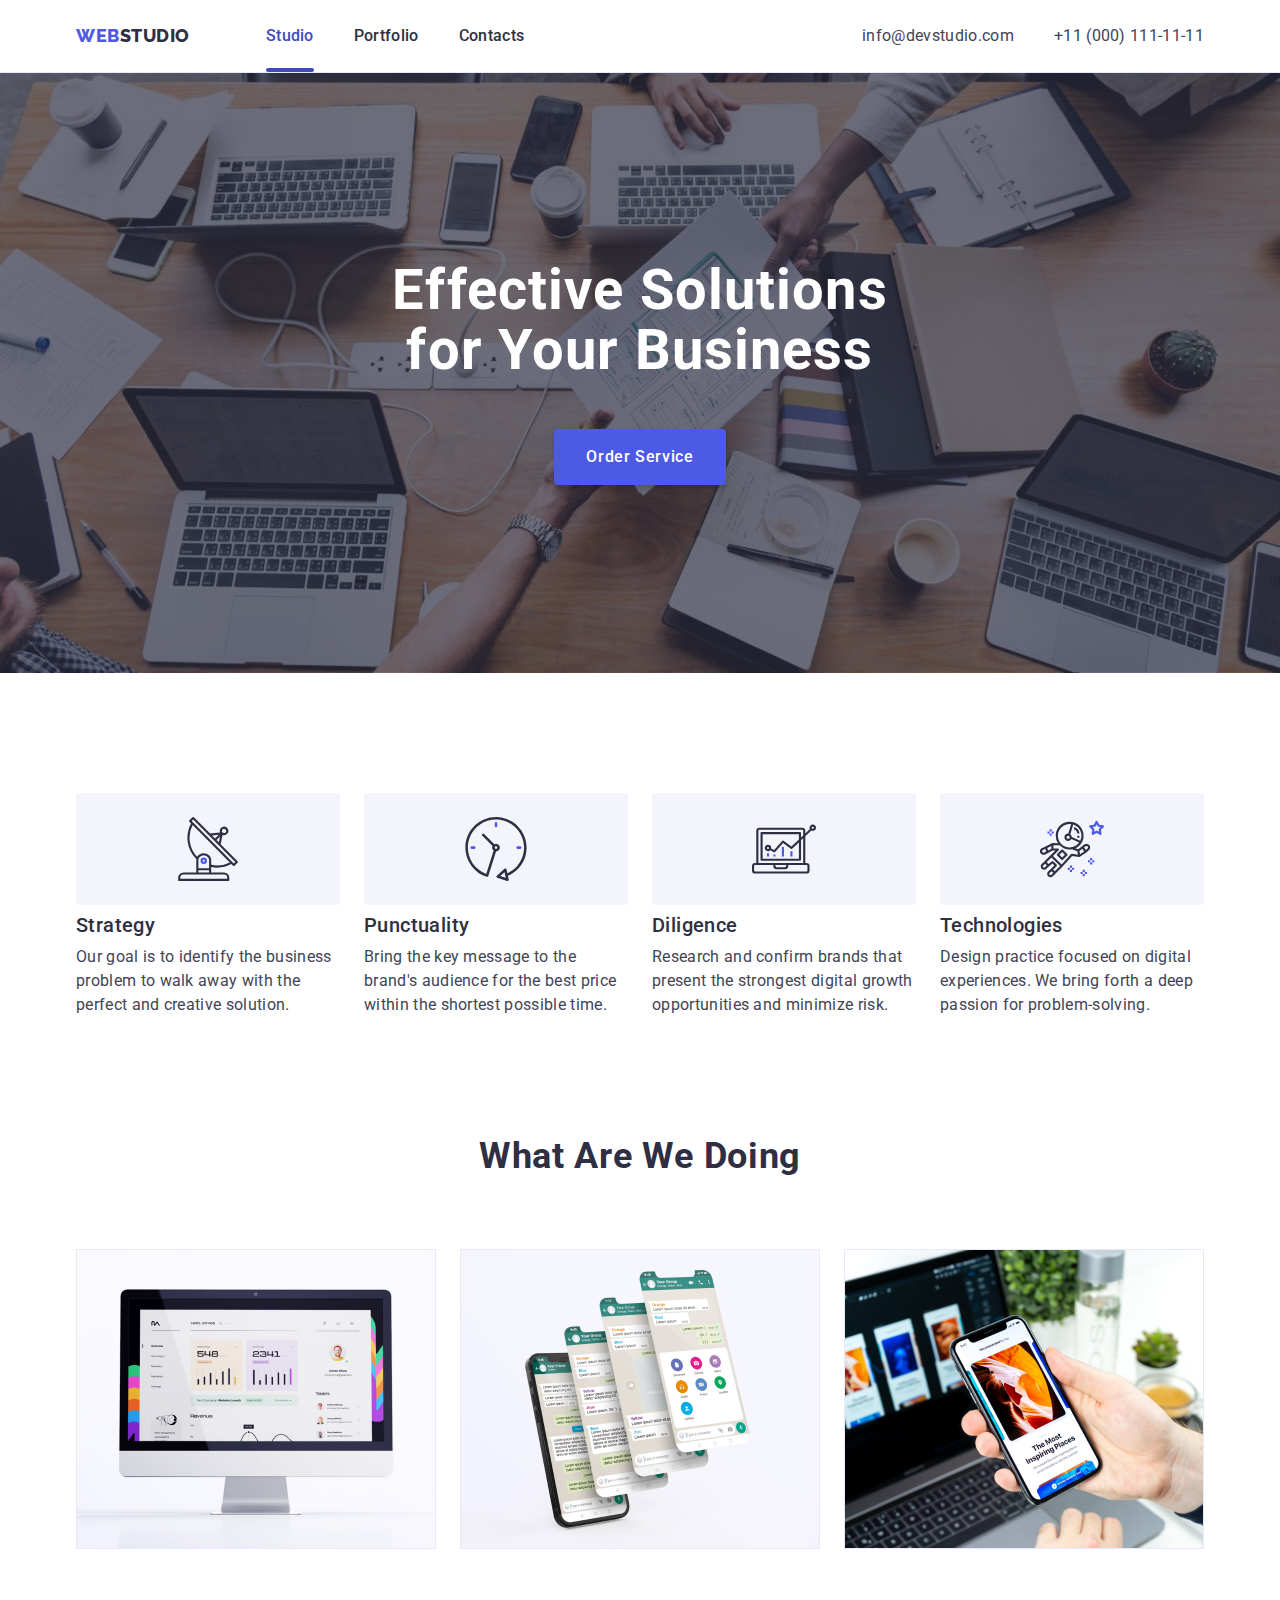
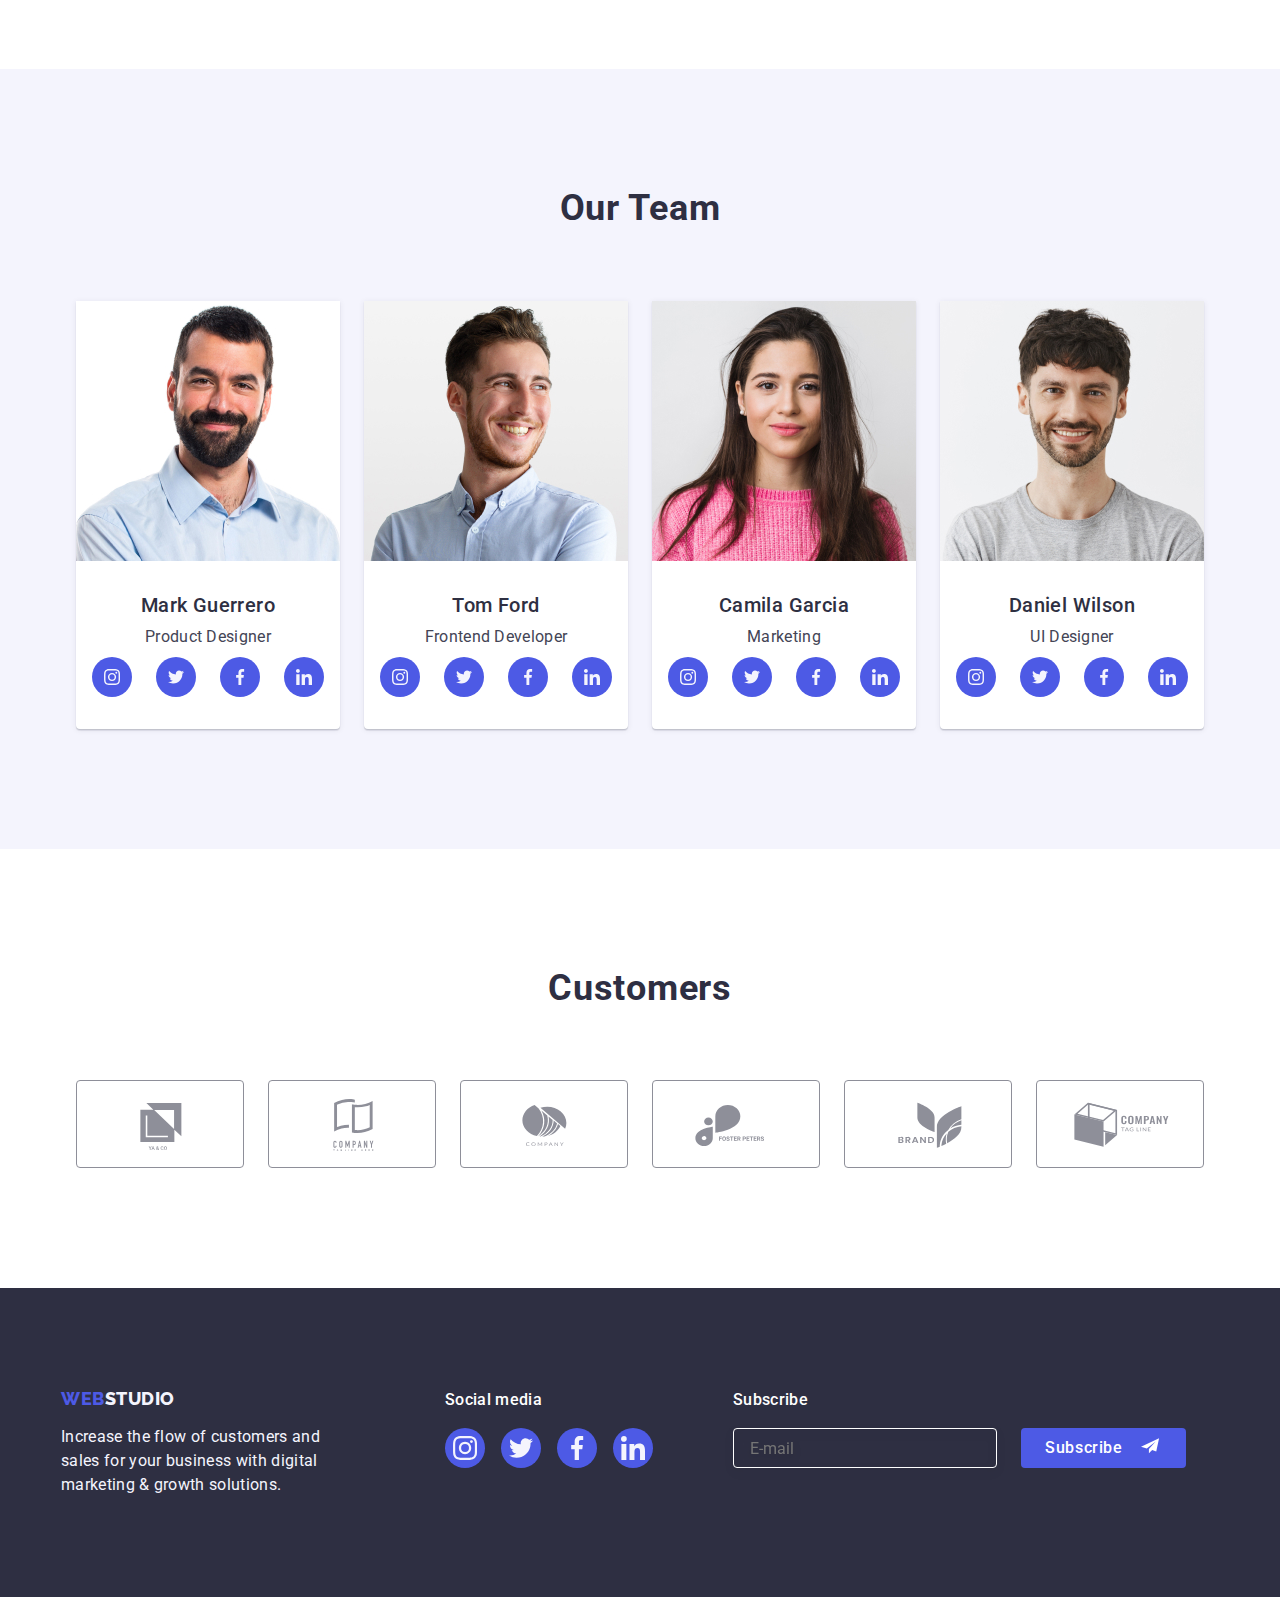
<file: index.html>
<!DOCTYPE html>
<html lang="en">
  <head>
    <meta charset="UTF-8" />
    <meta http-equiv="X-UA-Compatible" content="IE=edge" />
    <meta name="viewport" content="width=device-width, initial-scale=1.0" />
    <title>WebStudio</title>
    <link rel="stylesheet" href="https://cdn.jsdelivr.net/npm/modern-normalize@1.1.0/modern-normalize.min.css">
    <link rel="preconnect" href="https://fonts.googleapis.com">
    <link rel="preconnect" href="https://fonts.gstatic.com" crossorigin>
    <link href="https://fonts.googleapis.com/css2?family=Raleway:wght@800&family=Roboto:wght@400;500;700;900&display=swap" rel="stylesheet"> <link rel="stylesheet" href="css/styles.css">
  </head>
  <body>
    <header class="page-header">
      <div class="header-container container">
        <nav class="menu-nav">
          <a class="logo link" href="./index.html">Web<span class="logo-list">Studio</span></a>        
          <ul class="menu-list list menu-box">
            <li class="menu-item"><a class="menu-link current link" href="./index.html">Studio</a></li>
            <li class="menu-item"><a class="menu-link link" href="./portfolio.html">Portfolio</a></li>
            <li class="menu-item"><a class="menu-link link" href="">Contacts</a></li>
          </ul>
        </nav>
        <address class="page-address">
          <ul class="address-list list">
            <li class="address-item">
              <a class="address-link link" href="mailto:info@devstudio.com">info@devstudio.com</a>
            </li>
            <li class="address-item">
              <a class="address-link link" href="tel:+110001111111">+11 (000) 111-11-11</a>
            </li>
          </ul>
        </address>
      </div>
    </header>
    <main>
      <!--hero image-->
      <section class="hero-section">
        <div class="hero-container container">
          <h1 class="hero-title">Effective Solutions for Your Business</h1>
          <button class="hero-btn" type="button" data-modal-open>Order Service</button>
        </div>
      </section>
      <!--section 1-->
      <section class="advantages-section">
        <div class="section container">
         <h2 class="advantages-title visually-hidden">Advantages</h2>
           <ul class="advantages-list list box-contant">
           <li class="advantages-item">
            <div class="advantages-icon-container">
              <svg class="advantages-icon" width="64" height="64">
                <use href="./images/icon.svg#icon-antenna"></use>
              </svg>
            </div>
             <h3 class="advantages-subtitle">Strategy</h3>
             <p class="advantages-text">
              Our goal is to identify the business problem to walk away with the
              perfect and creative solution.
             </p>
           </li>
           <li class="advantages-item">
            <div class="advantages-icon-container">
              <svg class="advantages-icon" width="64" height="64">
                <use href="./images/icon.svg#icon-clock"></use>
              </svg>
            </div>
             <h3 class="advantages-subtitle">Punctuality</h3>
             <p class="advantages-text">
              Bring the key message to the brand's audience for the best price
              within the shortest possible time.
             </p>
           </li>
           <li class="advantages-item">
            <div class="advantages-icon-container">
              <svg class="advantages-icon" width="64" height="64">
                <use href="./images/icon.svg#icon-diagram"></use>
              </svg>
            </div>
             <h3 class="advantages-subtitle">Diligence</h3>
             <p class="advantages-text">
              Research and confirm brands that present the strongest digital
              growth opportunities and minimize risk.
             </p>
           </li>
           <li class="advantages-item">
            <div class="advantages-icon-container">
              <svg class="advantages-icon" width="64" height="64">
                <use href="./images/icon.svg#icon-astronaut"></use>
              </svg>
            </div>
             <h3 class="advantages-subtitle">Technologies</h3>
             <p class="advantages-text">
              Design practice focused on digital experiences. We bring forth a
              deep passion for problem-solving.
             </p>
           </li>
           </ul>
        </div>
      </section>
      <!--section 2-->
      <section class="sectiontwo">
        <div class="section container">
          <h2 class="title-sections">What are we doing</h2>
          <ul class="list sectiontwo-list">
            <li class="section-two-item">
              <img src="./images/img1.jpg" alt="img1" width="360" height="300"/>
            </li>
            <li class="section-two-item">
              <img src="./images/img2.jpg" alt="img2" width="360" height="300"/>
             </li>
            <li class="section-two-item">
              <img src="./images/img3.jpg" alt="img3" width="360" height="300"/>
            </li>
          </ul>
        </div>
      </section>
      <!--section 3-->
      <section class="team-sections">
       <div class="section container">
        <h2 class="title-sections">Our Team</h2>
        <ul class="team-list list box-contant">
          <li class="team-item">
            <img class="img-teem" src="./images/pf1.jpg" alt="Team Card Mark Guerrero" width="264" height="260"/>
            <div class="team-card">
              <h3 class="team-subtitle">Mark Guerrero</h3>
              <p class="team-text">Product Designer</p>
              <ul class="social-list list">
                <li class="social-item">
                  <a class="social-link link"
                  href=""
                  target="_blank"
                  rel="noopener noreferrer"
                  aria-label="Instagram icon">
                    <svg class="socials-icon" width="16" height="16">
                      <use href="./images/icon.svg#icon-instagram"></use>
                    </svg>
                  </a>
                </li>
                <li class="social-item">
                  <a class="social-link link" 
                     href=""
                     target="_blank"
                     rel="noopener noreferrer"
                     aria-label="Twitter icon">
                    <svg class="socials-icon" width="16" height="16">
                      <use href="./images/icon.svg#icon-twitter"></use>
                    </svg>
                  </a>
                </li>
                <li class="social-item">
                  <a class="social-link link"
                  href=""
                  target="_blank"
                  rel="noopener noreferrer"
                  aria-label="Facebook icon">
                    <svg class="socials-icon" width="16" height="16">
                      <use href="./images/icon.svg#icon-facebook"></use>
                    </svg>
                  </a>
                </li>
                <li class="social-item">
                  <a class="social-link link"
                  href=""
                  target="_blank"
                  rel="noopener noreferrer"
                  aria-label="Linkedin icon">
                    <svg class="socials-icon" width="16" height="16">
                      <use href="./images/icon.svg#icon-linkedin"></use>
                    </svg>
                  </a>
                </li>
              </ul>
            </div>
          </li>
          <li class="team-item">
            <img class="img-teem" src="./images/pf2.jpg" alt="Team Card Tom Ford" width="264" height="260"/>
            <div class="team-card">
              <h3 class="team-subtitle">Tom Ford</h3>
              <p class="team-text">Frontend Developer</p>
              <ul class="social-list list">
                <li class="social-item">
                  <a class="social-link link"
                  href=""
                  target="_blank"
                  rel="noopener noreferrer"
                  aria-label="Instagram icon">
                    <svg class="socials-icon" width="16" height="16">
                      <use href="./images/icon.svg#icon-instagram"></use>
                    </svg>
                  </a>
                </li>
                <li class="social-item">
                  <a class="social-link link" 
                     href=""
                     target="_blank"
                     rel="noopener noreferrer"
                     aria-label="Twitter icon">
                    <svg class="socials-icon" width="16" height="16">
                      <use href="./images/icon.svg#icon-twitter"></use>
                    </svg>
                  </a>
                </li>
                <li class="social-item">
                  <a class="social-link link"
                  href=""
                  target="_blank"
                  rel="noopener noreferrer"
                  aria-label="Facebook icon">
                    <svg class="socials-icon" width="16" height="16">
                      <use href="./images/icon.svg#icon-facebook"></use>
                    </svg>
                  </a>
                </li>
                <li class="social-item">
                  <a class="social-link link"
                  href=""
                  target="_blank"
                  rel="noopener noreferrer"
                  aria-label="Linkedin icon">
                    <svg class="socials-icon" width="16" height="16">
                      <use href="./images/icon.svg#icon-linkedin"></use>
                    </svg>
                  </a>
                </li>
              </ul>
            </div>
          </li>
          <li class="team-item">
            <img class="img-teem" src="./images/pf3.jpg" alt="Team Card Camila Garcia" width="264" height="260"/>
            <div class="team-card">
              <h3 class="team-subtitle">Camila Garcia</h3>
              <p class="team-text">Marketing</p>
              <ul class="social-list list">
                <li class="social-item">
                  <a class="social-link link"
                  href=""
                  target="_blank"
                  rel="noopener noreferrer"
                  aria-label="Instagram icon">
                    <svg class="socials-icon" width="16" height="16">
                      <use href="./images/icon.svg#icon-instagram"></use>
                    </svg>
                  </a>
                </li>
                <li class="social-item">
                  <a class="social-link link" 
                     href=""
                     target="_blank"
                     rel="noopener noreferrer"
                     aria-label="Twitter icon">
                    <svg class="socials-icon" width="16" height="16">
                      <use href="./images/icon.svg#icon-twitter"></use>
                    </svg>
                  </a>
                </li>
                <li class="social-item">
                  <a class="social-link link"
                  href=""
                  target="_blank"
                  rel="noopener noreferrer"
                  aria-label="Facebook icon">
                    <svg class="socials-icon" width="16" height="16">
                      <use href="./images/icon.svg#icon-facebook"></use>
                    </svg>
                  </a>
                </li>
                <li class="social-item">
                  <a class="social-link link"
                  href=""
                  target="_blank"
                  rel="noopener noreferrer"
                  aria-label="Linkedin icon">
                    <svg class="socials-icon" width="16" height="16">
                      <use href="./images/icon.svg#icon-linkedin"></use>
                    </svg>
                  </a>
                </li>
              </ul>
            </div>
          </li>
          <li class="team-item">
            <img class="img-teem" src="./images/pf4.jpg" alt="Team Card Daniel Wilson" width="264" height="260"/>
            <div class="team-card">
              <h3 class="team-subtitle">Daniel Wilson</h3>
              <p class="team-text">UI Designer</p>
              <ul class="social-list list">
                <li class="social-item">
                  <a class="social-link link"
                  href=""
                  target="_blank"
                  rel="noopener noreferrer"
                  aria-label="Instagram icon">
                    <svg class="socials-icon" width="16" height="16">
                      <use href="./images/icon.svg#icon-instagram"></use>
                    </svg>
                  </a>
                </li>
                <li class="social-item">
                  <a class="social-link link" 
                     href=""
                     target="_blank"
                     rel="noopener noreferrer"
                     aria-label="Twitter icon">
                    <svg class="socials-icon" width="16" height="16">
                      <use href="./images/icon.svg#icon-twitter"></use>
                    </svg>
                  </a>
                </li>
                <li class="social-item">
                  <a class="social-link link"
                  href=""
                  target="_blank"
                  rel="noopener noreferrer"
                  aria-label="Facebook icon">
                    <svg class="socials-icon" width="16" height="16">
                      <use href="./images/icon.svg#icon-facebook"></use>
                    </svg>
                  </a>
                </li>
                <li class="social-item">
                  <a class="social-link link"
                  href=""
                  target="_blank"
                  rel="noopener noreferrer"
                  aria-label="Linkedin icon">
                    <svg class="socials-icon" width="16" height="16">
                      <use href="./images/icon.svg#icon-linkedin"></use>
                    </svg>
                  </a>
                </li>
              </ul>
            </div>
          </li>
        </ul>
       </div>
      </section>
      <!-- Customers -->
      <section class="customers-sections">
        <div class="section container">
          <h2 class="clients-title">Customers</h2>
          <ul class="clients-list list">
            <li class="clients-item">
              <a class="clients-link link"
                  href=""
                  target="_blank"
                  rel="noopener noreferrer"
                  aria-label="">
                <svg class="clients-icon" width="104" height="56">
                  <use href="./images/icon.svg#icon-client1"></use>
                </svg>
              </a>
            </li>
            <li class="clients-item">
              <a class="clients-link link"
                  href=""
                  target="_blank"
                  rel="noopener noreferrer"
                  aria-label="">
                <svg class="clients-icon" width="104" height="56">
                  <use href="./images/icon.svg#icon-client2"></use>
                </svg>
              </a>
            </li>
            <li class="clients-item">
              <a class="clients-link link"
                  href=""
                  target="_blank"
                  rel="noopener noreferrer"
                  aria-label="">
                <svg class="clients-icon" width="104" height="56">
                  <use href="./images/icon.svg#icon-client3"></use>
                </svg>
              </a>
            </li>
            <li class="clients-item">
              <a class="clients-link link"
                  href=""
                  target="_blank"
                  rel="noopener noreferrer"
                  aria-label="">
                <svg class="clients-icon" width="104" height="56">
                  <use href="./images/icon.svg#icon-client4"></use>
                </svg>
              </a>
            </li>
            <li class="clients-item">
              <a class="clients-link link"
                  href=""
                  target="_blank"
                  rel="noopener noreferrer"
                  aria-label="">
                <svg class="clients-icon" width="104" height="56">
                  <use href="./images/icon.svg#icon-client5"></use>
                </svg>
              </a>
            </li>
            <li class="clients-item">
              <a class="clients-link link"
                  href=""
                  target="_blank"
                  rel="noopener noreferrer"
                  aria-label="">
                <svg class="clients-icon" width="104" height="56">
                  <use href="./images/icon.svg#icon-client6"></use>
                </svg>
              </a>
            </li>
          </ul>
        </div>
      </section>
    </main>
    <footer class="footer-section">
      <div class="container footer-content">
          <div class="footer-left">
            <a class="footer-logo link" href="./index.html">Web<span class="logo-list-footer">Studio</span></a>
            <p class="footer-text">
            Increase the flow of customers and sales for your business with
            digital marketing & growth solutions.
            </p>
          </div>
          <div class="social-media-footer">
            <p class="social-media-text">Social media</p>
            <ul class="social-media-list list">
              <li class="social-media-item">
                <a class="social-media-link link" 
                   href=""
                   target="_blank"
                   rel="noopener noreferrer"
                   aria-label="">
                   <svg class="social-media-icon" width="24" height="24">
                    <use href="./images/icon.svg#icon-instagram"></use>
                  </svg>
                </a>
              </li>
              <li class="social-media-item">
                <a class="social-media-link link" 
                   href=""
                   target="_blank"
                   rel="noopener noreferrer"
                   aria-label="">
                   <svg class="social-media-icon" width="24" height="24">
                    <use href="./images/icon.svg#icon-twitter"></use>
                  </svg>
                </a>
              </li>
              <li class="social-media-item">
                <a class="social-media-link link" 
                   href=""
                   target="_blank"
                   rel="noopener noreferrer"
                   aria-label="">
                   <svg class="social-media-icon" width="24" height="24">
                    <use href="./images/icon.svg#icon-facebook"></use>
                  </svg>
                </a>
              </li>
              <li class="social-media-item">
                <a class="social-media-link link" 
                   href=""
                   target="_blank"
                   rel="noopener noreferrer"
                   aria-label="">
                   <svg class="social-media-icon" width="24" height="24">
                    <use href="./images/icon.svg#icon-linkedin"></use>
                  </svg>
                </a>
              </li>
            </ul>
          </div>
          <div class="subscription-footer">
            <p class="subscription-text">Subscribe</p>
            <form class="subscription-form" name="subscription_form">
              <label class="subscription-form-field">
                <input class="subscription-form-input" type="email" name="user_email" placeholder="E-mail">
              </label>
              <button class="subscription-btn" type="submit">
                <span class="subscription-btn-text">Subscribe</span>
                <svg class="subscription-btn-icon" width="24" height="24">
                    <use href="./images/icon.svg#icon-frame"></use>
                </svg>
              </button>
            </form>
          </div>
      </div>
    </footer>
    <!-- Modal Window -->
    <div class="backdrop is-hidden" data-modal>
      <div class="modal">
        <button class="modal-btn" type="button" data-modal-close>
          <svg class="modal-icon" width="8" height="8">
            <use href="./images/icon.svg#icon-closeblack"></use>
          </svg>
        </button>
        <strong class="modal-title">Leave your contacts and we will call you back</strong>
        <form name="contact_form">
          <label class="modal-form-label" for="user_name">Name</label>
          <div class="modal-form-field">
            <input class="modal-form-input" type="text" name="user_name" id="user_name" required>
            <svg class="modal-form-icon" width="18" height="18">
              <use href="./images/icon.svg#icon-person-icon"></use>
            </svg>
          </div>
          <label class="modal-form-label" for="user_phone">Phone</label>
          <div class="modal-form-field">
            <input class="modal-form-input" type="tel" name="user_phone" id="user_phone" required>
            <svg class="modal-form-icon" width="18" height="24">
              <use href="./images/icon.svg#icon-phone-icon"></use>
            </svg>
          </div>
          <label class="modal-form-label" for="user_email">Email</label>
          <div class="modal-form-field">
            <input 
            class="modal-form-input" 
            type="email" 
            name="user_email" 
            id="user_email" 
            required
            pattern="^(?=.*[a-z])(?=.*[A-Z])">
            <svg class="modal-form-icon" width="18" height="24">
              <use href="./images/icon.svg#icon-email-icon"></use>
            </svg>
          </div>
          <label class="modal-form-label" for="user_message">Comment</label>
          <textarea class="modal-form-massege" name="user_message" rows="8" id="user_message" placeholder="Text input"></textarea>
          <label class="modal-form-agreement">
            <input class="modal-form-agreement-box" type="checkbox" name="user_agreement">
            <span class="modal-form-agreement-text">I accept the terms and conditions of the <a class="modal-form-agreement-link" href="">Privacy Policy</a></span>
          </label>
          <button class="modal-btn-sending" type="submit">Send</button>
        </form>
      </div>
    </div>
    <script src="./js/modal.js"></script>
  </body>
</html>
</file>
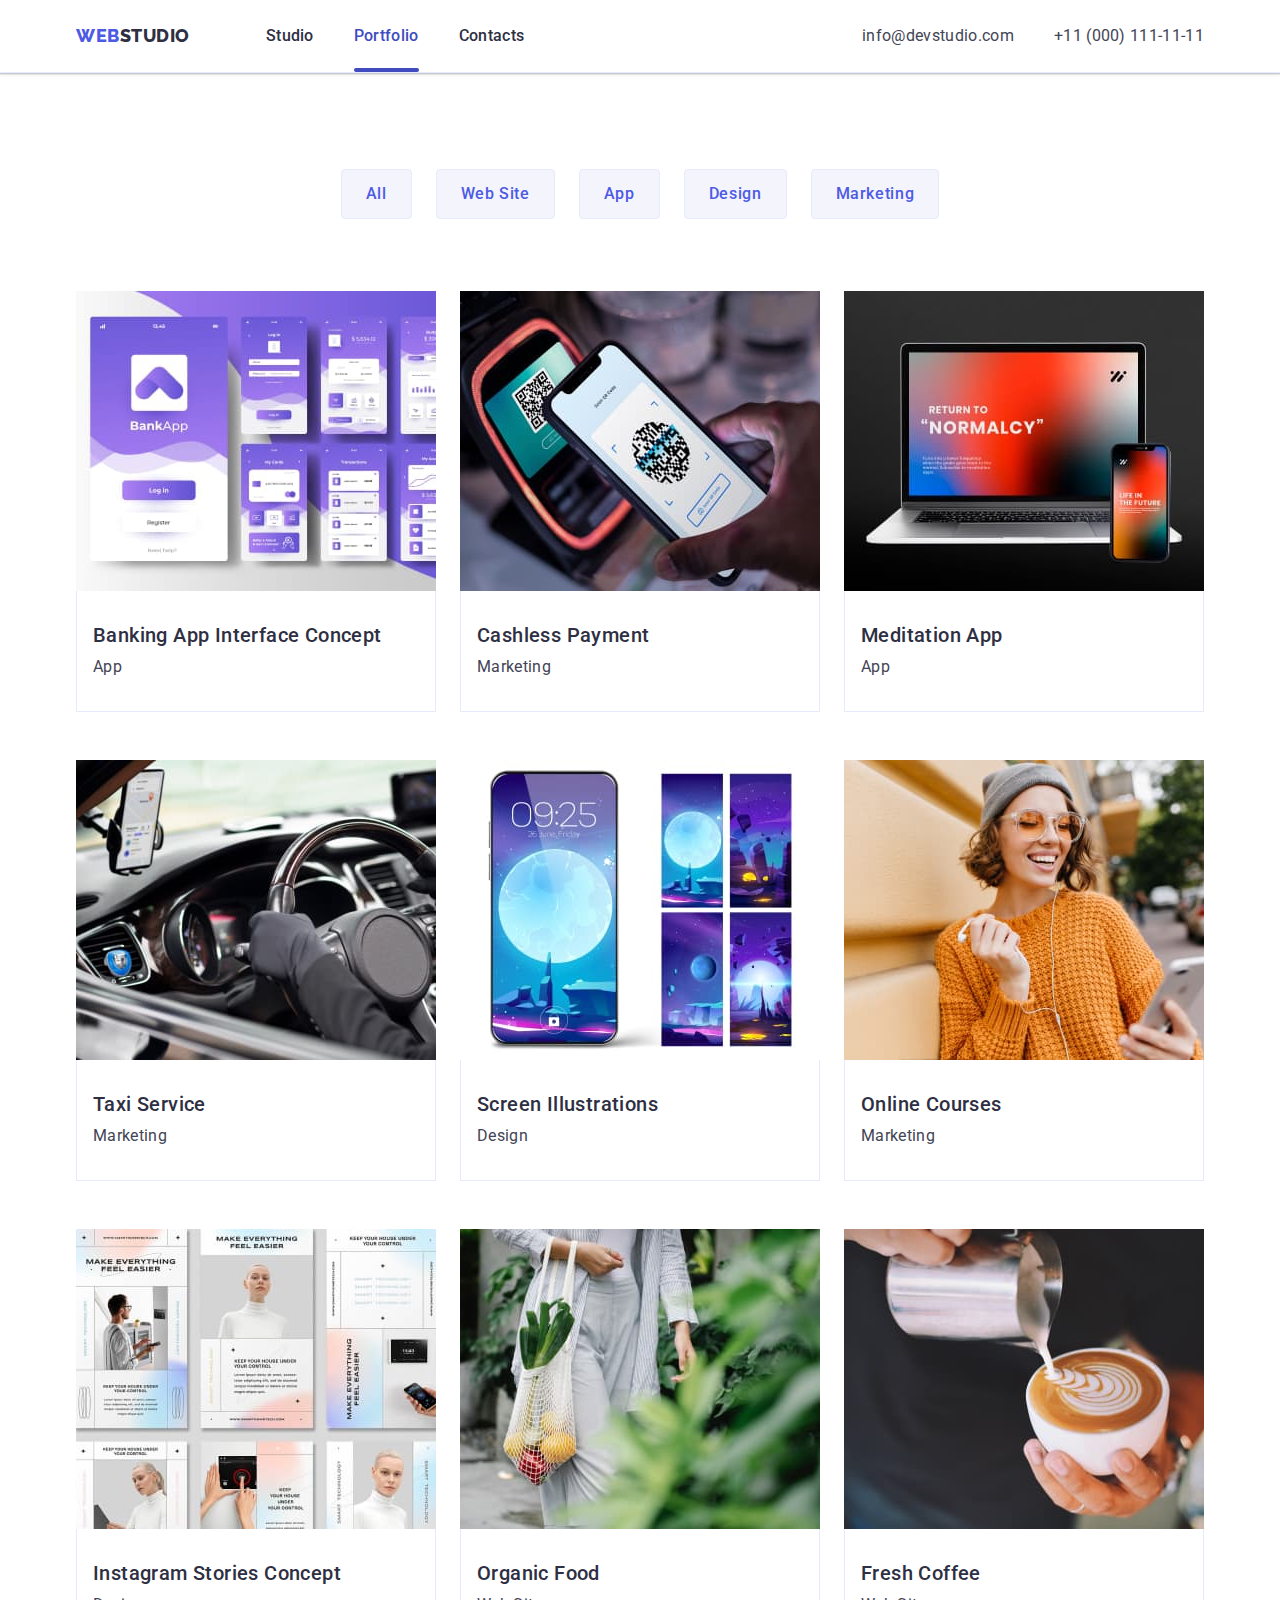
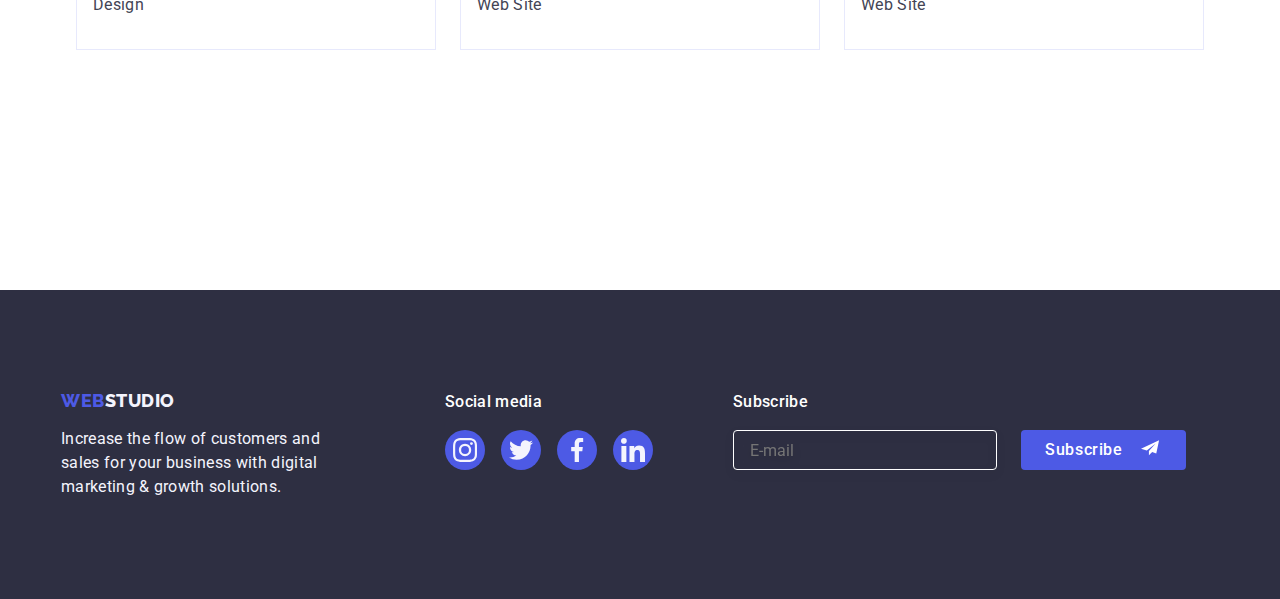
<file: portfolio.html>
<!DOCTYPE html>
<html lang="en">
<head>
    <meta charset="UTF-8">
    <meta http-equiv="X-UA-Compatible" content="IE=edge">
    <meta name="viewport" content="width=device-width, initial-scale=1.0">
    <title>Portfolio</title>
    <link rel="stylesheet" href="https://cdn.jsdelivr.net/npm/modern-normalize@1.1.0/modern-normalize.min.css">
    <link rel="preconnect" href="https://fonts.googleapis.com">
    <link rel="preconnect" href="https://fonts.gstatic.com" crossorigin>
    <link href="https://fonts.googleapis.com/css2?family=Raleway:wght@800&family=Roboto:wght@400;500;700;900&display=swap" rel="stylesheet"> <link rel="stylesheet" href="css/styles.css">
    <link rel="stylesheet" href="css/styles.css">
</head>
<body>
    <header class="page-header">
        <div class="header-container container">
          <nav class="menu-nav">
            <a class="logo link" href="./index.html">Web<span class="logo-list">Studio</span></a>        
            <ul class="menu-list list menu-box">
              <li class="menu-item"><a class="menu-link link" href="./index.html">Studio</a></li>
              <li class="menu-item"><a class="menu-link current link" href="./portfolio.html">Portfolio</a></li>
              <li class="menu-item"><a class="menu-link link" href="">Contacts</a></li>
            </ul>
          </nav>
          <address class="page-address">
            <ul class="address-list list">
              <li class="address-item">
                <a class="address-link link" href="mailto:info@devstudio.com">info@devstudio.com</a>
              </li>
              <li class="address-item">
                <a class="address-link link" href="tel:+110001111111">+11 (000) 111-11-11</a>
              </li>
            </ul>
          </address>
        </div>
      </header>
      <!--portfolio-->
      <main>
        <!--filteres sections-->
        <section class="filter"> 
            <div class="container section">
                <h1 class="visually-hidden">Portfolio</h1>  
                <!--filteres sections-->     
                <ul class="filter-list list">
                    <li class="filter-item">
                        <button class="btn-filter" type="button">All</button>
                    </li>
                    <li class="filter-item">
                        <button class="btn-filter" type="button">Web Site</button>
                    </li>
                    <li class="filter-item">
                        <button class="btn-filter" type="button">App</button>
                    </li>
                    <li class="filter-item">
                        <button class="btn-filter" type="button">Design</button>
                    </li>
                    <li class="filter-item">
                        <button class="btn-filter" type="button">Marketing</button>
                    </li>
                </ul>
                 <!--portfolio sections-->
                <ul class="portfolio-list list">
                    <li class="portfolio-item">
                        <a class="portfolio-link link" href="">
                            <div class="card-box">
                                <img class="pf-img" src="./images/portfolio/pr1.jpg" alt="App" width="360" height="300">
                                <div class="overlay">
                                    <p class="overlay-label">
                                        14 Stylish and User-Friendly App Design Concepts · Task Manager App · Calorie Tracker App · Exotic Fruit Ecommerce App · Cloud Storage App
                                    </p>
                                </div>
                            </div>
                            <div class="portfolio-card">
                                <h2 class="portfolio-title">Banking App Interface Concept</h2>
                                <p class="portfolio-text">App</p>
                            </div>
                        </a>
                    </li>
                    <li class="portfolio-item">
                        <a class="portfolio-link link" href="">
                            <div class="card-box">
                                <img class="pf-img" src="./images/portfolio/pr2.jpg" alt="Marketing" width="360" height="300">
                                <div class="overlay">
                                    <p class="overlay-label">
                                        14 Stylish and User-Friendly App Design Concepts · Task Manager App · Calorie Tracker App · Exotic Fruit Ecommerce App · Cloud Storage App
                                    </p>
                                </div>
                            </div>
                            <div class="portfolio-card">
                                <h2 class="portfolio-title">Cashless Payment</h2>
                                <p class="portfolio-text">Marketing</p>
                            </div>
                        </a>
                    </li>
                    <li class="portfolio-item">
                        <a class="portfolio-link link" href="">
                            <div class="card-box">
                                <img class="pf-img" src="./images/portfolio/pr3.jpg" alt="App" width="360" height="300">
                                <div class="overlay">
                                    <p class="overlay-label">
                                        14 Stylish and User-Friendly App Design Concepts · Task Manager App · Calorie Tracker App · Exotic Fruit Ecommerce App · Cloud Storage App
                                    </p>
                                </div>
                            </div>
                            <div class="portfolio-card">
                                <h2 class="portfolio-title">Meditation App</h2>
                                <p class="portfolio-text">App</p>
                            </div>
                        </a>
                    </li>
                    <li class="portfolio-item">
                        <a class="portfolio-link link" href="">
                            <div class="card-box">
                                <img class="pf-img" src="./images/portfolio/pr4.jpg" alt="Marketing" width="360" height="300">
                                <div class="overlay">
                                    <p class="overlay-label">
                                        14 Stylish and User-Friendly App Design Concepts · Task Manager App · Calorie Tracker App · Exotic Fruit Ecommerce App · Cloud Storage App
                                    </p>
                                </div>
                            </div>
                            <div class="portfolio-card">
                                <h2 class="portfolio-title">Taxi Service</h2>
                                <p class="portfolio-text">Marketing</p>
                            </div>
                        </a>
                    </li>
                    <li class="portfolio-item">
                        <a class="portfolio-link link" href="">
                            <div class="card-box">
                                <img class="pf-img" src="./images/portfolio/pr5.jpg" alt="Design" width="360" height="300">
                                <div class="overlay">
                                    <p class="overlay-label">
                                        14 Stylish and User-Friendly App Design Concepts · Task Manager App · Calorie Tracker App · Exotic Fruit Ecommerce App · Cloud Storage App
                                    </p>
                                </div>
                            </div>
                            <div class="portfolio-card">
                                <h2 class="portfolio-title">Screen Illustrations</h2>
                                <p class="portfolio-text">Design</p>
                            </div>
                        </a>
                    </li>
                    <li class="portfolio-item">
                        <a class="portfolio-link link" href="">
                            <div class="card-box">
                                <img class="pf-img" src="./images/portfolio/pr6.jpg" alt="Marketing" width="360" height="300">
                                <div class="overlay">
                                    <p class="overlay-label">
                                        14 Stylish and User-Friendly App Design Concepts · Task Manager App · Calorie Tracker App · Exotic Fruit Ecommerce App · Cloud Storage App
                                    </p>
                                </div>
                            </div>
                            <div class="portfolio-card">
                                <h2 class="portfolio-title">Online Courses</h2>
                                <p class="portfolio-text">Marketing</p>
                            </div>
                        </a>
                    </li>
                    <li class="portfolio-item">
                        <a class="portfolio-link link" href="">
                            <div class="card-box">
                                <img class="pf-img" src="./images/portfolio/pr7.jpg" alt="Design" width="360" height="300">
                                <div class="overlay">
                                    <p class="overlay-label">
                                        14 Stylish and User-Friendly App Design Concepts · Task Manager App · Calorie Tracker App · Exotic Fruit Ecommerce App · Cloud Storage App
                                    </p>
                                </div>
                            </div>
                            <div class="portfolio-card">
                                <h2 class="portfolio-title">Instagram Stories Concept</h2>
                                <p class="portfolio-text">Design</p>
                            </div>
                        </a>
                    </li>
                    <li class="portfolio-item">
                        <a class="portfolio-link link" href="">
                            <div class="card-box">
                                <img class="pf-img" src="./images/portfolio/pr8.jpg" alt="Web Site" width="360" height="300">
                                <div class="overlay">
                                    <p class="overlay-label">
                                        14 Stylish and User-Friendly App Design Concepts · Task Manager App · Calorie Tracker App · Exotic Fruit Ecommerce App · Cloud Storage App
                                    </p>
                                </div>
                            </div>
                            <div class="portfolio-card">
                                <h2 class="portfolio-title">Organic Food</h2>
                                <p class="portfolio-text">Web Site</p>
                            </div>
                        </a>
                    </li>
                    <li class="portfolio-item">
                        <a class="portfolio-link link" href="">
                            <div class="card-box">
                                <img class="pf-img" src="./images/portfolio/pr9.jpg" alt="Web Site" width="360" height="300">
                                <div class="overlay">
                                    <p class="overlay-label">
                                        14 Stylish and User-Friendly App Design Concepts · Task Manager App · Calorie Tracker App · Exotic Fruit Ecommerce App · Cloud Storage App
                                    </p>
                                </div>
                            </div>
                            <div class="portfolio-card">
                                <h2 class="portfolio-title">Fresh Coffee</h2>
                                <p class="portfolio-text">Web Site</p>
                            </div>
                        </a>
                    </li>
                </ul>
            </div>
        </section>
    </main>  
    <footer class="footer-section">
        <div class="container footer-content">
            <div class="footer-left">
              <a class="footer-logo link" href="./index.html">Web<span class="logo-list-footer">Studio</span></a>
              <p class="footer-text">
              Increase the flow of customers and sales for your business with
              digital marketing & growth solutions.
              </p>
            </div>
            <div class="social-media-footer">
              <p class="social-media-text">Social media</p>
              <ul class="social-media-list list">
                <li class="social-media-item">
                  <a class="social-media-link link" 
                     href=""
                     target="_blank"
                     rel="noopener noreferrer"
                     aria-label="">
                     <svg class="social-media-icon" width="24" height="24">
                      <use href="./images/icon.svg#icon-instagram"></use>
                    </svg>
                  </a>
                </li>
                <li class="social-media-item">
                  <a class="social-media-link link" 
                     href=""
                     target="_blank"
                     rel="noopener noreferrer"
                     aria-label="">
                     <svg class="social-media-icon" width="24" height="24">
                      <use href="./images/icon.svg#icon-twitter"></use>
                    </svg>
                  </a>
                </li>
                <li class="social-media-item">
                  <a class="social-media-link link" 
                     href=""
                     target="_blank"
                     rel="noopener noreferrer"
                     aria-label="">
                     <svg class="social-media-icon" width="24" height="24">
                      <use href="./images/icon.svg#icon-facebook"></use>
                    </svg>
                  </a>
                </li>
                <li class="social-media-item">
                  <a class="social-media-link link" 
                     href=""
                     target="_blank"
                     rel="noopener noreferrer"
                     aria-label="">
                     <svg class="social-media-icon" width="24" height="24">
                      <use href="./images/icon.svg#icon-linkedin"></use>
                    </svg>
                  </a>
                </li>
              </ul>
            </div>
            <div class="subscription-footer">
              <p class="subscription-text">Subscribe</p>
              <form class="subscription-form" name="subscription_form">
                <label class="subscription-form-field">
                  <input class="subscription-form-input" type="email" name="user_email" placeholder="E-mail">
                </label>
                <button class="subscription-btn" type="submit">
                  <span class="subscription-btn-text">Subscribe</span>
                  <svg class="subscription-btn-icon" width="24" height="24">
                      <use href="./images/icon.svg#icon-frame"></use>
                  </svg>
                </button>
              </form>
            </div>
        </div>
      </footer>
</body>
</html>
</file>
<file: css/styles.css>
:root {
    /* Fonts */
    --primary-font: Roboto, sans-serif;
    --secondary-font: Raleway, sans-serif;
    /* Colors */
	--color-iris: #4d5ae5;
	--color-ocean: #404bbf;
	--color-navy-blue: #2e2f42;
	--color-green: #31d0aa;
	--color-slate: #434455;
	--color-light-slate: #8e8f99;
	--color-cornflower: #e7e9fc;
	--color-cloud: #f4f4fd;
	--color-navy-blue-modal: #2e2f42;
	--color-grey: #2e2f42;
	--color-white: #ffffff;
	--color-dairy: #fcfcfc;
	--color-ocean: #404bbf;
    --color-btn-filter:#4D5AE5;
    --btn-filter-active-cl:#FFFFFF;
    --portfolio-title-cl:#2E2F42;
    --portfolio-text-cl:#434455;
    --logo-cl:#4d5ae5;
    --logo-list-cl:#2E2F42;
    --client-icon-cl: #8E8F99;
    --footer-item-cl: #F4F4FD;
    --social-icon-cl:#f4f4fd;
    /* accent-color*/
	--accent-color: #404bbf;
    --footer-icon-bg-active:#31D0AA;
    /* BG colors */
    --body-bg-cl: #ffffff;
    --hero-bg-cl:#2E2F42;
    --team-bg-cl:#F4F4FD;
    --footer-bg-cl:#2E2F42;
    --portfolio-bg-cl:var(--color-white);
    --btn-filter-bg: #F4F4FD;
    --btn-filter-bg-active:#404BBF;
    --social-link-bg: #4D5AE5;
    --social-link-bg-active: #404BBF;
    --advantages-icon-bg:#F4F4FD;
    --footer-icon-bg:#4D5AE5;
    
   
}

body {
font-family: var(--primary-font);
font-size: 16px;
line-height: 1.5;
letter-spacing: 0.02em;
color: var(--color-slate);
background-color: var(--body-bg-cl);
}

h1,h2,h3,h4,h5,h6,p {
margin: 0;
}
ul {
margin: 0;
padding: 0;
}
img {
    display: block;
}
.list {
list-style: none;
}
.link {
text-decoration: none;
transition-property: color;
}
button {
font-family: inherit;
color: currentColor;
cursor: pointer;
}
.container {
width: 1158px;
margin: 0 auto;
}
.section {
padding-left: 15px;
padding-right: 15px;
}
.visually-hidden {
position: absolute;
width: 1px;
height: 1px;
margin: -1px;
border: 0;
padding: 0;
        
white-space: nowrap;
clip-path: inset(100%);
clip: rect(0 0 0 0);
overflow: hidden;
}
/* header */
.logo {
font-family: 'Raleway', sans-serif;
font-weight: 800;
font-size: 18px;
line-height: 1.17;
color: var(--logo-cl);
letter-spacing: 0.03em;
text-transform: uppercase;

display: block;
padding-top: 24px;
padding-bottom: 24px;
margin-right: 76px;
}
.footer-logo {
display: inline-block;
font-family: 'Raleway', sans-serif;
font-weight: 800;
font-size: 18px;
line-height: 1.17;
color: var(--logo-cl);
letter-spacing: 0.03em;
text-transform: uppercase;
margin-bottom: 16px;
}
.logo-list {
font-family: 'Raleway', sans-serif;
font-weight: 800;
font-size: 18px;
line-height: 1,17;
color: var(--logo-list-cl);
letter-spacing: 0.03em;
text-transform: uppercase;
}
.logo-list-footer {
font-family: 'Raleway', sans-serif;
font-weight: 800;
font-size: 18px;
line-height: 1,17;
color: var(--color-cloud);
}
.menu-nav {
display: flex;
color: var(--color-navy-blue);
font-size: 16px;
line-height: 1.5;
margin-right: auto;
align-items: center;
}
.menu-list {
display: flex;
align-items: center;
gap: 40px;
}
.menu-item {
}

.menu-link {
position: relative;
font-weight: 500;
font-size: 16px;
line-height: 1.5;
letter-spacing: 0.02em;
color: var(--color-navy-blue);

display: block;
padding-top: 24px;
padding-bottom: 24px;
transition-duration: 250ms;
transition-timing-function: cubic-bezier(0.4, 0, 0.2, 1);
transition-property: color;
}
.menu-link::after{
content: "";
display: block;
position: absolute;
left: 0px;
bottom: 0px;
width: 100%;
height: 4px;
border-radius: 2px;
}
.menu-link.current{
color: var(--accent-color);
}
.menu-link.current::after{
background-color: var(--accent-color);
}

.menu-link:hover,
.menu-link:focus,
.address-link:hover,
.address-link:focus  {
color: var(--accent-color);
}
.page-header {
border-bottom: 1px solid #E7E9FC;
box-shadow: 0px 2px 1px rgba(46, 47, 66, 0.08), 0px 1px 1px rgba(46, 47, 66, 0.16), 0px 1px 6px rgba(46, 47, 66, 0.08);
}
.header-container {
display: flex;
align-items: center;
padding: 0 15px;

}
.page-address {
font-style: normal;
}
.address-item {
}
.address-link {
font-style: normal;
font-size: 16px;
line-height: 1.5;
letter-spacing: 0.02em;
color: var(--color-slate);

display: block;
padding-top: 24px;
padding-bottom: 24px;
transition-duration: 250ms;
transition-timing-function: cubic-bezier(0.4, 0, 0.2, 1);
transition-property: color;
}
.address-list {
display: flex;
align-items: center;
gap: 40px;
}

/* Hero sections */
.hero-section {
max-width: 1440px;
margin: 0 auto;
background-image: linear-gradient(rgba(46, 47, 66, 0.7), rgba(46, 47, 66, 0.7)), url(../images/hero-img.jpg);
background-color:var(--hero-bg-cl) ;
background-repeat: no-repeat;
background-position: center;
background-size: cover;
text-align: center;
padding: 188px 0;
}
.hero-title {
font-size: 56px;
line-height: 1.07;
letter-spacing: 0.02em;
color: var(--color-white);

max-width: 496px; 
margin: 0 auto 48px auto;
}
.hero-btn {
font-family: inherit;
font-weight: 500;
font-size: 16px;
line-height: 1.5;
letter-spacing: 0.04em;
color: var(--color-white);
background-color: var(--color-iris);
cursor: pointer;
margin: 0 auto;
min-width: 169px;
height: 56px;
border: none;
border-radius: 4px;
box-shadow: 0px 4px 4px rgba(0, 0, 0, 0.15);
display: block;
flex-direction: row;
align-items: flex-start;
padding: 16px 32px;
gap: 10px;
transition-property: background-color;
transition-duration: 250ms;
transition-timing-function: cubic-bezier(0.4, 0, 0.2, 1);
}
.hero-btn:hover,
.hero-btn:focus {
    background-color: var(--accent-color);
}

/* Advantages */
.advantages-section {
display: flex;
padding: 120px 0;
}

.advantages-list {
display: flex;
gap: 24px;
}
.advantages-item {
 width: calc((100% - 72px) / 4);
}
.advantages-subtitle {
font-weight: 500;
font-size: 20px;
line-height: 1.2;
letter-spacing: 0.02em;
color: var(--color-navy-blue);
margin-bottom: 8px;
}
.advantages-text {
font-size: 16px;
line-height: 1.5;
letter-spacing: 0.02em;
color:var(--color-slate);
}
.advantages-icon-container{
display: flex;
align-items: center;
justify-content: center;
width: 264px;
height: 112px;
background:var(--advantages-icon-bg);
border-radius: 4px;
margin-bottom: 8px;
}

/* section2-What are we doing */
.sectiontwo {
padding-bottom: 120px;
}
.title-sections {
font-size: 36px;
line-height: 1.11;
text-align: center;
letter-spacing: 0.02em;
text-transform: capitalize;
color: var(--color-navy-blue);
margin-bottom: 72px;
}
.section-two-item {
width: calc((100% - 48px) / 3); 
}
.sectiontwo-list {
display: flex;
gap: 24px;
}

/* Our Team */
.team-sections {
padding: 120px 0;
background-color: var(--team-bg-cl);
}
.team-list {
display: flex;
gap: 24px;
}
.team-item{
background-color: var(--color-white);
width: calc((100% - 72px) / 4);
border-radius: 0px 0px 4px 4px;
box-shadow: 0px 1px 6px rgba(46, 47, 66, 0.08), 0px 1px 1px rgba(46, 47, 66, 0.16), 0px 2px 1px rgba(46, 47, 66, 0.08);
}
.team-subtitle {
font-weight: 500;
font-size: 20px;
line-height: 1.2;
text-align: center;
letter-spacing: 0.02em;
color: var(--color-navy-blue);

margin-bottom: 8px;
}
.team-text {
font-size: 16px;
line-height: 1.5;
text-align: center;
letter-spacing: 0.02em;
color: var(--color-slate);
margin-bottom: 8px;
}
.team-card {
padding: 32px 0;
border-radius: 0px 0px 4px 4px;
}
.social-list{
display: flex;
justify-content: center;
gap: 24px;
}
.social-item{
width: 40px;
height: 40px;
}
.social-media-item{
width: 40px;
height: 40px;
}
.social-link{
display: flex;
justify-content: center;
align-items: center;
width: 100%;
height: 100%;

background-color: var(--social-link-bg);
border-radius: 50%;
transition-property: backgroud-color;
transition-duration: 250ms;
transition-timing-function: cubic-bezier(0.4, 0, 0.2, 1);
}
.social-link:hover,
.social-link:focus{
background-color:var(--social-link-bg-active) ;
}
.socials-icon{
fill: var(--social-icon-cl);
}

/* Customers sections */
.customers-sections{
padding: 120px 0;
}
.clients-title{
font-size: 36px;
line-height: 1.1;
text-align: center;
letter-spacing: 0.02em;
text-transform: capitalize;
color: var(--color-navy-blue);
margin-bottom: 72px;
}
.clients-list{
display: flex;
justify-content: center;
align-items: center;
gap: 24px;
}
.clients-link{
display: flex;
align-items: center;
justify-content: center;
width: 168px;
height: 88px;
border: 1px solid #8E8F99;
border-radius: 4px;
color: var(--client-icon-cl);
transition-property: color, border-color;
transition-duration: 250ms;
transition-timing-function: cubic-bezier(0.4, 0, 0.2, 1);
}
.clients-link:hover,
.clients-link:focus{
border-color:var(--accent-color);
color: var(--accent-color);
}
.clients-icon{
fill: currentColor;
}

/* footer */
.footer-section {
background-color: var(--footer-bg-cl);
padding: 100px 0;
}
.footer-content{
display: flex;
align-items: baseline;
}
.footer-text {
font-size: 16px;
line-height: 1.5;
letter-spacing: 0.02em;
color: var(--color-cloud);
width: 264px;
}
.footer-left{
margin-right: 120px;
}
.social-media-footer{
margin-right: 80px;
}
.social-media-text{
font-weight: 500;
font-size: 16px;
line-height: 1.5;
letter-spacing: 0.02em;
color: var(--color-white);
margin-bottom: 16px;
}
.social-media-list{
display: flex;
align-items: center;
gap: 16px;
}
.social-media-link{
display: flex;
align-items: center;
justify-content: center;
width: 100%;
height: 100%;
background-color:var(--footer-icon-bg);
border-radius: 50%;
transition-property: color;
transition-duration: 250ms;
transition-timing-function: cubic-bezier(0.4, 0, 0.2, 1);
}
.social-media-link:hover,
.social-media-link:focus{
background-color: var(--footer-icon-bg-active);
}
.social-media-icon{
fill: var(--social-icon-cl);
}
.subscription-footer{
}
.subscription-text{
font-weight: 500;
font-size: 16px;
line-height: 1.5;
letter-spacing: 0.02em;
color: var(--color-white);
margin-bottom: 16px;
}
.subscription-form{
display: flex;
}
.subscription-form-field{
flex-basis: 264px;
margin-right: 24px;
}
.subscription-form-input{
width: 264px;
height: 40px;
background-color: transparent;
outline: transparent;
border: none;
color: #FFFFFF;

padding-top: 8px;
padding-bottom: 8px;
padding-left: 16px;

border: 1px solid #FFFFFF;
filter: drop-shadow(0px 4px 4px rgba(0, 0, 0, 0.15));
border-radius: 4px;
}
.subscription-btn{
display: flex;
width: 165px;
height: 40px;
justify-content: center;
align-items: center;
color: var(--color-white);
padding: 8px 24px;
    
background-color: var(--color-iris);
border-radius: 4px;
border: none;

transition-property: background-color;
transition-duration: 250ms;
transition-timing-function: cubic-bezier(0.4, 0, 0.2, 1);
}
.subscription-btn:hover,
.subscription-btn:focus{
background-color: var(--color-green);
cursor: pointer;
}
.subscription-btn-text{
font-weight: 500;
font-size: 16px;
line-height: 1.5;
align-items: center;
text-align: center;
letter-spacing: 0.04em;
color:var(--color-white);
}
.subscription-btn-icon{
margin-left: auto;
fill: var(--color-white);
}

/* PORTFOLIO */

/* Filter */
.filter {
padding: 96px 0 120px;
}
.filter-list {
display: flex;
justify-content: center;
gap: 24px;
margin-bottom: 72px;
}
.btn-filter {
display: flex;
justify-content: center;
align-items: center;
padding: 12px 24px;

font-family: inherit;
font-weight: 500;
font-size: 16px;
line-height: 1.5;
text-align: center;
letter-spacing: 0.04em;
color: var(--color-btn-filter);
background-color: var(--btn-filter-bg);
cursor: pointer;

border: 1px solid #E7E9FC;
border-radius: 4px;
transition-property: color, background-color, border-color, box-shadow;
transition-duration: 250ms;
transition-timing-function: cubic-bezier(0.4, 0, 0.2, 1);
}
.btn-filter:hover,
.btn-filter:focus {
color:var(--btn-filter-active-cl);
background-color: var(--btn-filter-bg-active);
border: 1px solid transparent;
box-shadow: 0px 3px 1px rgba(0, 0, 0, 0.1), 0px 2px 1px rgba(0, 0, 0, 0.08), 0px 2px 2px rgba(0, 0, 0, 0.12);
}

/* Portfolio */
.portfolio-list {
display: flex;
flex-wrap: wrap;
row-gap: 48px;
column-gap: 24px;
padding-bottom: 120px;
}
.portfolio-item {
width: calc((100% - 48px) / 3);
}
.portfolio-text {
font-size: 16px;
line-height: 1.5;
letter-spacing: 0.02em;
color: var(--portfolio-text-cl);
}
.portfolio-title {
font-weight: 500;
font-size: 20px;
line-height: 1.2;
letter-spacing: 0.02em;
color: var(--portfolio-title-cl);
margin-bottom: 8px;
}
.portfolio-card {
padding: 32px 16px;
border: 1px solid #e7e9fc;
border-top: none; 
}
.portfolio-link{
display: block;
transition-property: box-shadow;
transition: transform 250ms;
transition-timing-function: cubic-bezier(0.4, 0, 0.2, 1);
}
.portfolio-link:hover,
.portfolio-link:focus{
box-shadow: 0px 1px 6px rgba(46, 47, 66, 0.08), 0px 1px 1px rgba(46, 47, 66, 0.16), 0px 2px 1px rgba(46, 47, 66, 0.08);
}
.portfolio-link:hover .overlay{
transform: translateY(0);
}
.portfolio-link:focus .overlay{
transform: translateY(0);
}
.overlay{
position: absolute;
top: 0;
left: 0;
transform: translateY(100%);
    
width: 100%;
height: 100%;

background: var(--color-iris);
transition: transform 700ms;
transition-timing-function: cubic-bezier(0.4, 0, 0.2, 1);
}
.overlay-label{
padding: 40px 32px 164px 32px;
color: var(--color-cloud);
text-align: center;
mix-blend-mode: normal;
}

.card-box{
position: relative;
overflow: hidden;
}

/* Modal Styles */
.backdrop{
overflow: in hidden;
position: fixed;
top: 0;
left: 0;
width: 100%;
height: 100%;
background-color: rgba(46, 47, 66, 0.4);
backdrop-filter: blur(6px);
}
.backdrop.is-hidden{
opacity: 0;
visibility: hidden;
pointer-events: none;
backdrop-filter: blur(0);
}
.modal{
position: absolute;
top: calc(50% - 288px);
left: calc(50% - 204px);

width: 408px;
min-height: 576px;
padding: 72px 24px 24px 24px;

background: var(--color-dairy);
box-shadow: 0px 1px 1px rgba(0, 0, 0, 0.14), 0px 1px 3px rgba(0, 0, 0, 0.12), 0px 2px 1px rgba(0, 0, 0, 0.2);
border-radius: 4px;
}
.modal-btn{
position: absolute;
top: 24px;
right: 24px;

display: flex;
justify-content: center;
align-items: center;
margin-left: auto;
border-radius: 50%;
background-color: var(--color-cornflower);
border: 1px solid rgba(0, 0, 0, 0.1);
width: 24px;
height: 24px;
transition-property: color, background-color;
transition-duration: 250ms;
transition-timing-function: cubic-bezier(0.4, 0, 0.2, 1);
}
.modal-btn:hover,
.modal-btn:focus{
background-color: var(--color-ocean);
fill: var(--color-white);
cursor: pointer;
}
.modal-icon{
}
.modal-title{
display: block;
font-weight: 500;
font-size: 16px;
line-height: 1.5;   
text-align: center;
letter-spacing: 0.02em;
color: var(--color-navy-blue);
margin-bottom: 16px;
}
.modal-form-label{
display: block;
margin-bottom: 4px;

font-weight: 400;
font-size: 12px;
line-height: 1.17; 
letter-spacing: 0.04em;
color: var(--color-light-slate);
}
.modal-form-field{
position: relative;
margin-bottom: 8px;
}
.modal-form-input{
width: 100%;
height: 40px;
padding-left: 38px;

border: 1px solid rgba(46, 47, 66, 0.4);
border-radius: 4px;
outline: 1px solid transparent;
outline-offset: -2px;

transition-property: color;
transition-duration: 250ms;
transition-timing-function: cubic-bezier(0.4, 0, 0.2, 1);
}
.modal-form-input:focus{
outline-color: var(--color-iris);
border: transparent;
}
.modal-form-icon{
position: absolute;
top: 50%;
left: 0;

transform: translateY(-50%) translateX(16px);
pointer-events: none;
transition-property: fill;
transition-duration: 250ms;
transition-timing-function: cubic-bezier(0.4, 0, 0.2, 1);
}
.modal-form-input:focus + .modal-form-icon{
fill: var(--color-iris);
}
.modal-form-massege{
display: block;
width: 100%;
min-height: 120px;
font-size: 12px;
resize: none;
border: 1px solid rgba(46, 47, 66, 0.4);
border-radius: 4px;
outline: 1px solid transparent;
outline-offset: -2px;
padding: 8px 16px;
margin-bottom: 16px;
}
.modal-form-massege:focus{
outline-color: var(--color-iris);
border: transparent;
}
.modal-btn-sending{
display: block;
width: 169px;
height: 56px;
margin: 0 auto;

font-family: inherit;
font-weight: 500;
font-size: 16px;
line-height: 1.5;
letter-spacing: 0.04em;

border: none;
align-items: center;
text-align: center;
color: var(--color-white);
background: var(--color-iris);
box-shadow: 0px 4px 4px rgba(0, 0, 0, 0.15);
border-radius: 4px;
}
.modal-btn-sending:hover,
.modal-btn-sending:focus{
background-color:var(--accent-color);
cursor: pointer;
}
.modal-form-agreement{
position: relative;
display: flex;
height: 16px;

align-items: center;
justify-content: center;
gap: 8px;
margin-bottom: 24px;
}
.modal-form-agreement-text{
font-weight: 400;
font-size: 12px;
line-height: 1.17;
letter-spacing: 0.04em;
color: var(--color-light-slate);
}
.modal-form-agreement-box{
appearance: none;

width: 16px;
height: 16px;

border: 1px solid rgba(46, 47, 66, 0.4);
border-radius: 2px;
cursor: pointer;
background-image: url("data:image/svg+xml,%3Csvg width='10' height='8' viewBox='0 0 10 8' fill='none' xmlns='http://www.w3.org/2000/svg'%3E%3Cpath d='M8.44558 0.255056C8.61838 0.089653 8.84834 -0.00178848 9.08693 2.65108e-05C9.32551 0.0018415 9.55407 0.0967713 9.72436 0.264784C9.89466 0.432797 9.99337 0.660752 9.99968 0.900549C10.006 1.14034 9.91939 1.37323 9.75816 1.55005L4.86357 7.70436C4.7794 7.79551 4.67782 7.86865 4.5649 7.91942C4.45198 7.97018 4.33003 7.99754 4.20636 7.99984C4.08268 8.00214 3.95981 7.97935 3.8451 7.93282C3.73038 7.88629 3.62618 7.81698 3.53872 7.72903L0.292827 4.46564C0.202435 4.38096 0.129933 4.27884 0.0796475 4.16537C0.0293621 4.05191 0.00232279 3.92942 0.000143182 3.80522C-0.00203643 3.68102 0.0206883 3.55765 0.0669613 3.44248C0.113234 3.3273 0.182108 3.22267 0.269473 3.13483C0.356838 3.047 0.460905 2.97775 0.575465 2.93123C0.690026 2.88471 0.812734 2.86186 0.936267 2.86405C1.0598 2.86624 1.18163 2.89343 1.29449 2.94398C1.40734 2.99454 1.50892 3.06743 1.59315 3.15831L4.16189 5.73967L8.42227 0.28219C8.42994 0.272694 8.43813 0.263635 8.4468 0.255056H8.44558Z' fill='%23F4F4FD'/%3E%3C/svg%3E");
background-position: center;
background-repeat: no-repeat;
background-size: 0;

transition-property: background-color;
transition-duration: 250ms;
transition-timing-function: cubic-bezier(0.4, 0, 0.2, 1);
}
.modal-form-agreement-box:checked{
background-color: var(--color-ocean);
border-color: var(--color-ocean);
background-size: 10px;
}
.modal-form-agreement-link{
color:var(--color-iris)
}
</file>
